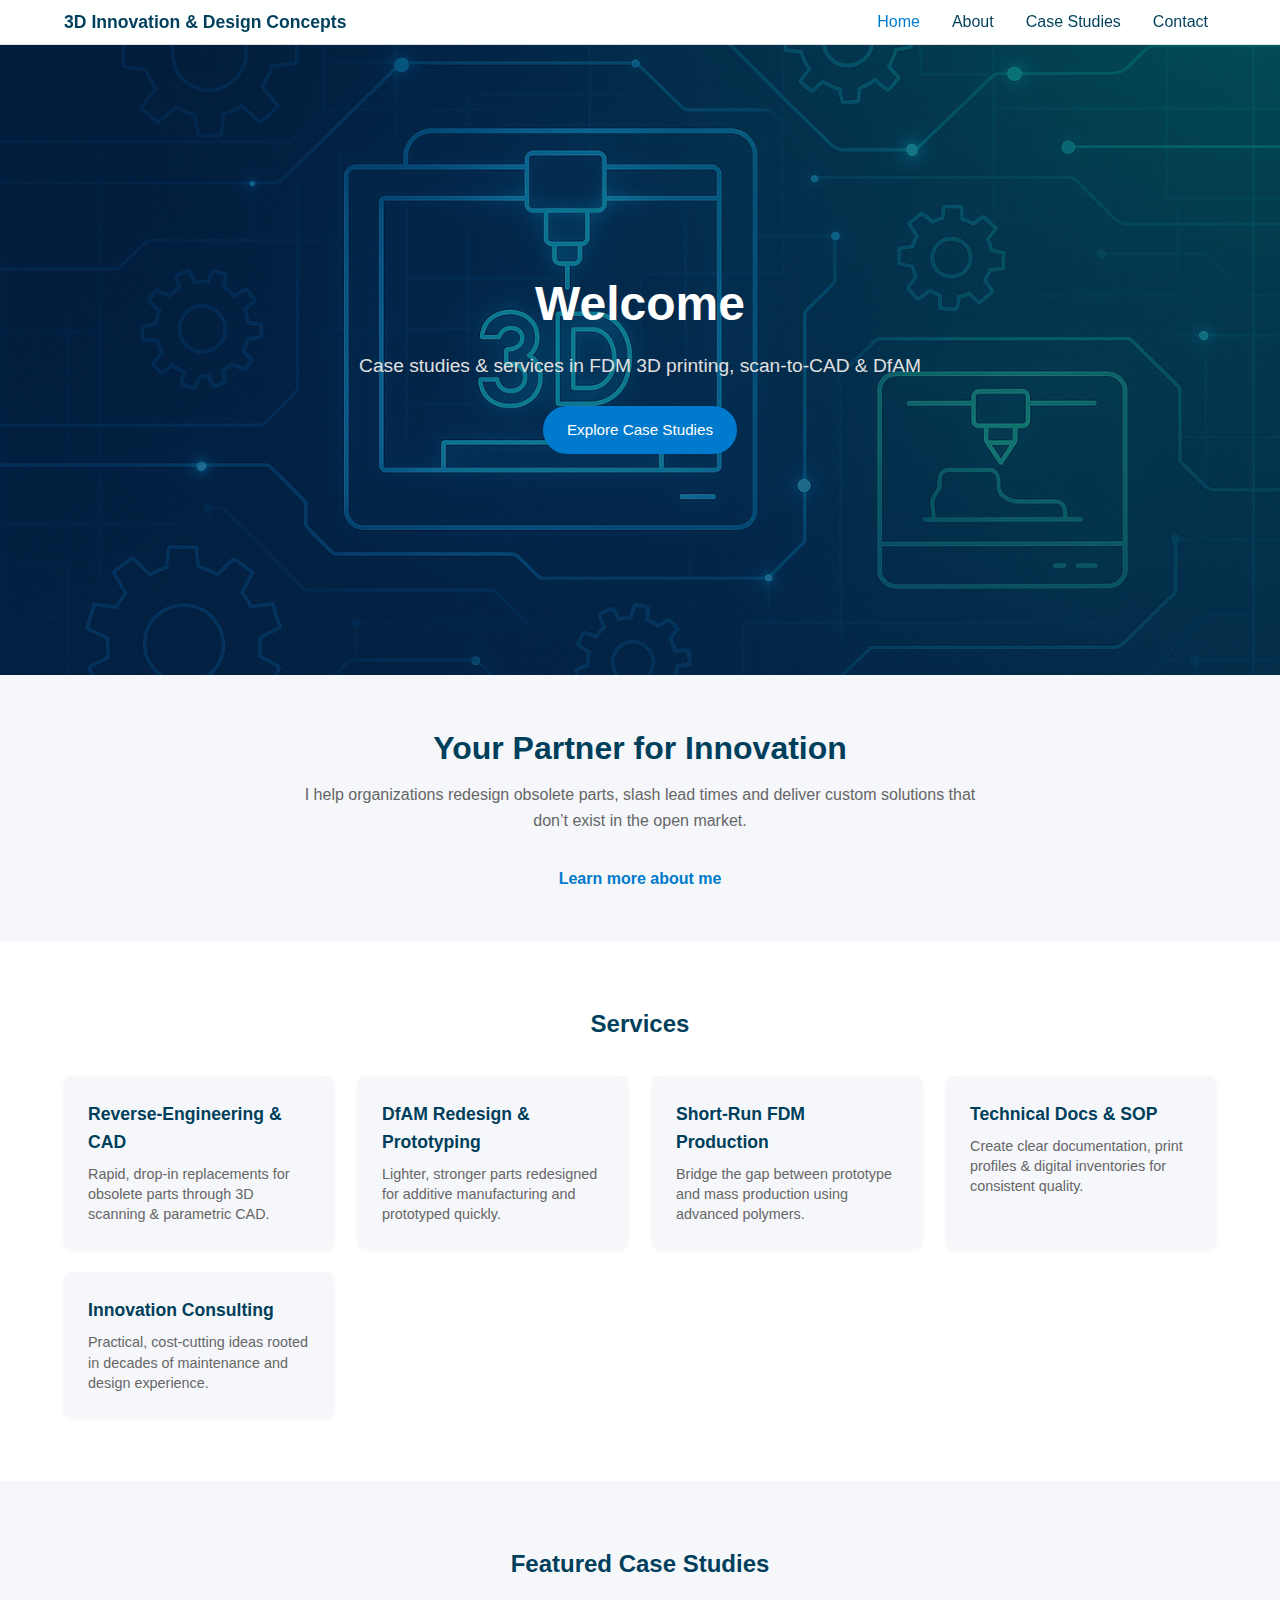
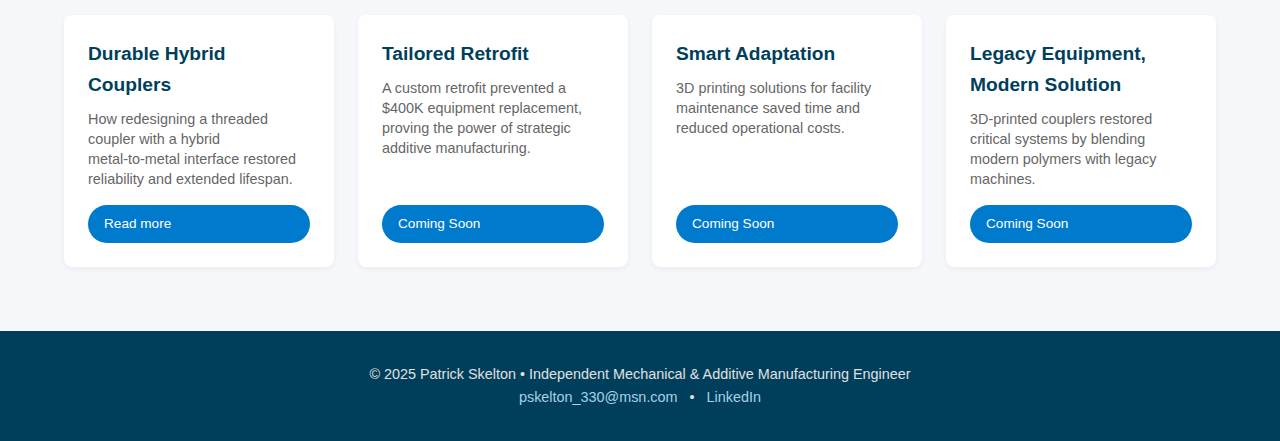
<file: index.html>
<!DOCTYPE html>
<html lang="en">
<head>
    <meta charset="UTF-8">
    <meta name="viewport" content="width=device-width, initial-scale=1.0">
    <title>3D Innovation &amp; Design Concepts</title>
    <link rel="stylesheet" href="style.css">
</head>
<body>
    <!-- Sticky site navigation -->
    <header class="navbar">
        <div class="container">
            <div class="brand">3D Innovation &amp; Design Concepts</div>
            <nav>
                <ul>
                    <li><a href="index.html" class="active">Home</a></li>
                    <li><a href="about.html">About</a></li>
                    <li><a href="#cases">Case Studies</a></li>
                    <li><a href="mailto:pskelton0330@gmail.com">Contact</a></li>
                </ul>
            </nav>
        </div>
    </header>

    <!-- Hero section with background illustration -->
    <section class="hero">
        <div class="overlay"></div>
        <div class="hero-content">
            <h1>Welcome</h1>
            <p>Case studies &amp; services in FDM 3D printing, scan‑to‑CAD &amp; DfAM</p>
            <a href="#cases" class="btn">Explore Case Studies</a>
        </div>
    </section>

    <!-- Brief overview of services and value proposition -->
    <section class="about-overview">
        <div class="container">
            <h2>Your Partner for Innovation</h2>
            <p>I help organizations redesign obsolete parts, slash lead times and deliver custom solutions that don’t exist in the open market.</p>
            <a href="about.html" class="link-btn">Learn more about me</a>
        </div>
    </section>

    <!-- Services section showcases key offerings in a responsive grid -->
    <section class="services">
        <div class="container">
            <h2>Services</h2>
            <div class="service-grid">
                <div class="service-item">
                    <h3>Reverse‑Engineering &amp; CAD</h3>
                    <p>Rapid, drop‑in replacements for obsolete parts through 3D scanning &amp; parametric CAD.</p>
                </div>
                <div class="service-item">
                    <h3>DfAM Redesign &amp; Prototyping</h3>
                    <p>Lighter, stronger parts redesigned for additive manufacturing and prototyped quickly.</p>
                </div>
                <div class="service-item">
                    <h3>Short‑Run FDM Production</h3>
                    <p>Bridge the gap between prototype and mass production using advanced polymers.</p>
                </div>
                <div class="service-item">
                    <h3>Technical Docs &amp; SOP</h3>
                    <p>Create clear documentation, print profiles &amp; digital inventories for consistent quality.</p>
                </div>
                <div class="service-item">
                    <h3>Innovation Consulting</h3>
                    <p>Practical, cost‑cutting ideas rooted in decades of maintenance and design experience.</p>
                </div>
            </div>
        </div>
    </section>

    <!-- Featured case study cards with teaser text -->
    <section class="featured-cases" id="cases">
        <div class="container">
            <h2>Featured Case Studies</h2>
            <div class="case-grid">
                <div class="case-card">
                    <h3>Durable Hybrid Couplers</h3>
                    <p>How redesigning a threaded coupler with a hybrid metal‑to‑metal interface restored reliability and extended lifespan.</p>
                    <a href="case1.html" class="btn small">Read more</a>
                </div>
                <div class="case-card">
                    <h3>Tailored Retrofit</h3>
                    <p>A custom retrofit prevented a $400K equipment replacement, proving the power of strategic additive manufacturing.</p>
                    <a href="#" class="btn small">Coming Soon</a>
                </div>
                <div class="case-card">
                    <h3>Smart Adaptation</h3>
                    <p>3D printing solutions for facility maintenance saved time and reduced operational costs.</p>
                    <a href="#" class="btn small">Coming Soon</a>
                </div>
                <div class="case-card">
                    <h3>Legacy Equipment, Modern Solution</h3>
                    <p>3D‑printed couplers restored critical systems by blending modern polymers with legacy machines.</p>
                    <a href="#" class="btn small">Coming Soon</a>
                </div>
            </div>
        </div>
    </section>

    <!-- Footer with contact details and copyright -->
    <footer>
        <div class="container">
            <p>&copy; 2025 Patrick Skelton • Independent Mechanical &amp; Additive Manufacturing Engineer</p>
            <p><a href="mailto:pskelton_330@msn.com">pskelton_330@msn.com</a> • <a href="https://www.linkedin.com/" target="_blank">LinkedIn</a></p>
        </div>
    </footer>
</body>
</html>
</file>
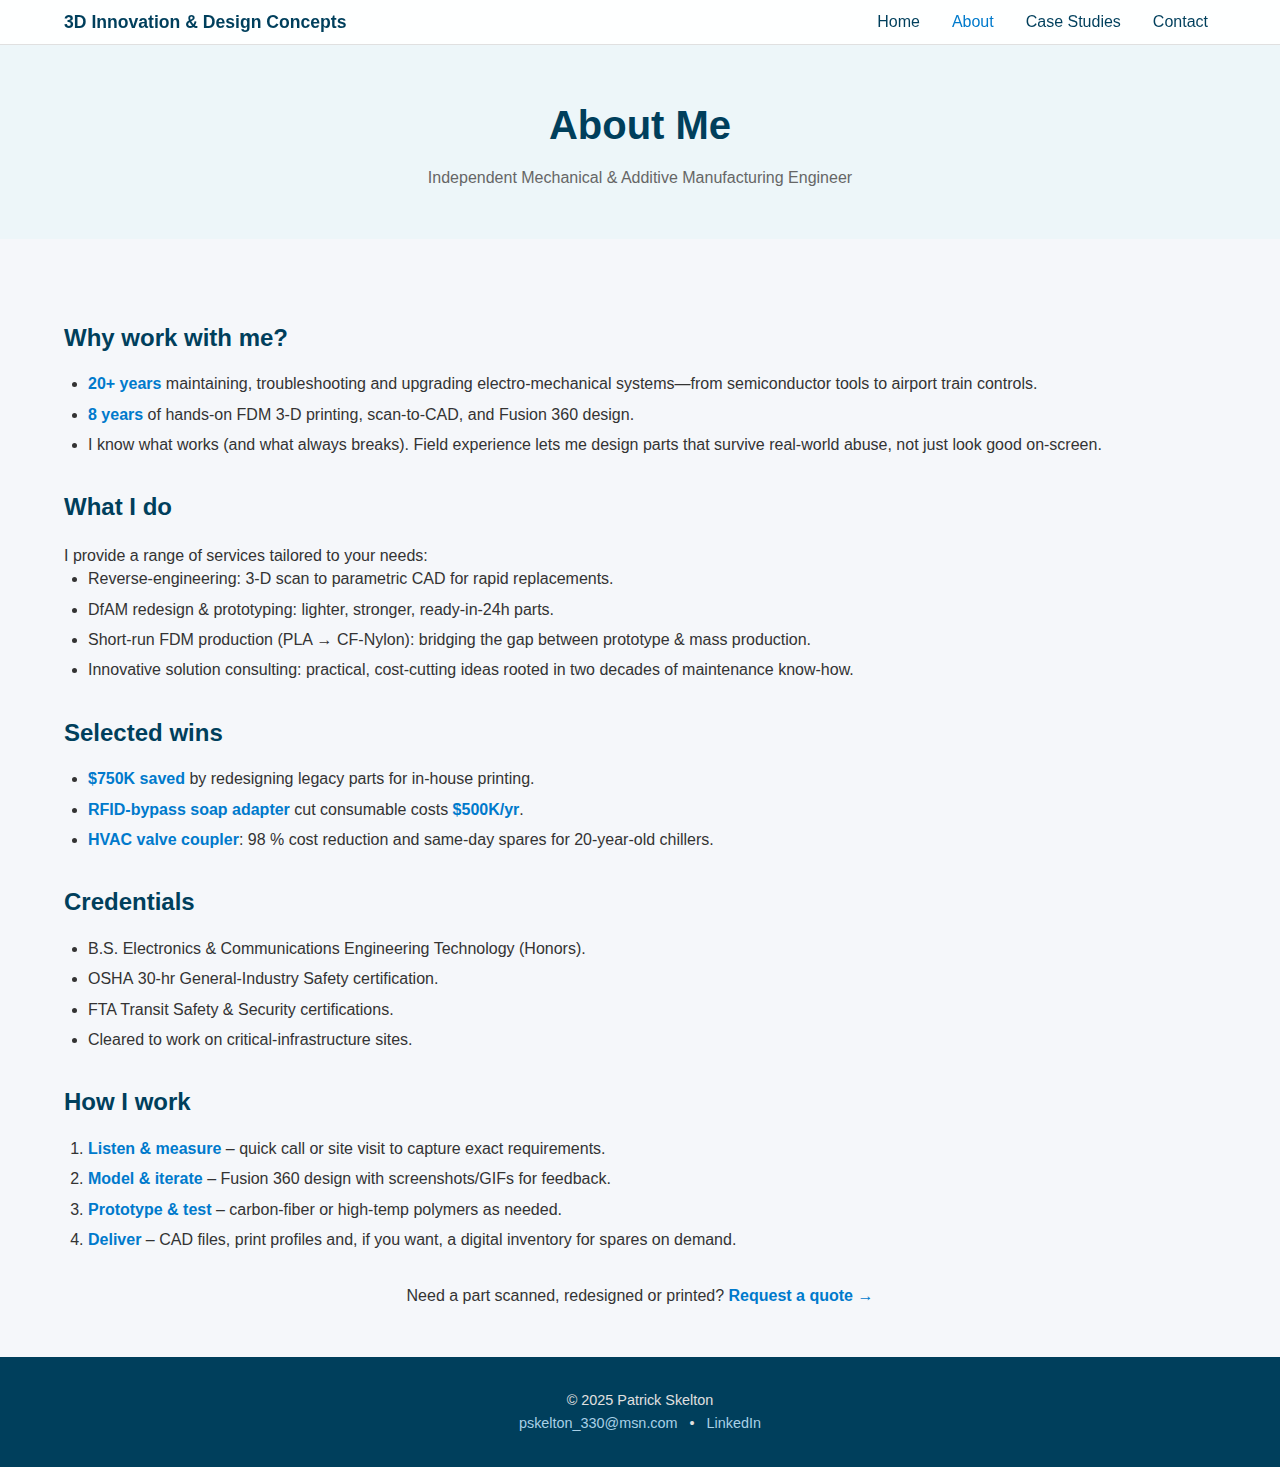
<file: about.html>
<!DOCTYPE html>
<html lang="en">
<head>
    <meta charset="UTF-8">
    <meta name="viewport" content="width=device-width, initial-scale=1.0">
    <title>About Me – 3D Innovation &amp; Design Concepts</title>
    <link rel="stylesheet" href="style.css">
</head>
<body>
    <!-- Navigation bar reused across pages -->
    <header class="navbar">
        <div class="container">
            <div class="brand">3D Innovation &amp; Design Concepts</div>
            <nav>
                <ul>
                    <li><a href="index.html">Home</a></li>
                    <li><a href="about.html" class="active">About</a></li>
                    <li><a href="index.html#cases">Case Studies</a></li>
                    <li><a href="mailto:pskelton_330@msn.com">Contact</a></li>
                </ul>
            </nav>
        </div>
    </header>

    <!-- Page header introducing the about section -->
    <section class="page-header">
        <div class="container">
            <h1>About Me</h1>
            <p>Independent Mechanical &amp; Additive Manufacturing Engineer</p>
        </div>
    </section>

    <!-- Detailed biography and credentials -->
    <section class="about-details">
        <div class="container">
            <h2>Why work with me?</h2>
            <ul>
                <li><strong>20+ years</strong> maintaining, troubleshooting and upgrading electro‑mechanical systems—from semiconductor tools to airport train controls.</li>
                <li><strong>8 years</strong> of hands‑on FDM 3‑D printing, scan‑to‑CAD, and Fusion 360 design.</li>
                <li>I know what works (and what always breaks). Field experience lets me design parts that survive real‑world abuse, not just look good on‑screen.</li>
            </ul>

            <h2>What I do</h2>
            <p>I provide a range of services tailored to your needs:</p>
            <ul>
                <li>Reverse‑engineering: 3‑D scan to parametric CAD for rapid replacements.</li>
                <li>DfAM redesign &amp; prototyping: lighter, stronger, ready‑in‑24h parts.</li>
                <li>Short‑run FDM production (PLA → CF‑Nylon): bridging the gap between prototype &amp; mass production.</li>
                <li>Innovative solution consulting: practical, cost‑cutting ideas rooted in two decades of maintenance know‑how.</li>
            </ul>

            <h2>Selected wins</h2>
            <ul>
                <li><strong>$750K saved</strong> by redesigning legacy parts for in‑house printing.</li>
                <li><strong>RFID‑bypass soap adapter</strong> cut consumable costs <strong>$500K/yr</strong>.</li>
                <li><strong>HVAC valve coupler</strong>: 98 % cost reduction and same‑day spares for 20‑year‑old chillers.</li>
            </ul>

            <h2>Credentials</h2>
            <ul>
                <li>B.S. Electronics &amp; Communications Engineering Technology (Honors).</li>
                <li>OSHA 30‑hr General‑Industry Safety certification.</li>
                <li>FTA Transit Safety &amp; Security certifications.</li>
                <li>Cleared to work on critical‑infrastructure sites.</li>
            </ul>

            <h2>How I work</h2>
            <ol>
                <li><strong>Listen &amp; measure</strong> – quick call or site visit to capture exact requirements.</li>
                <li><strong>Model &amp; iterate</strong> – Fusion 360 design with screenshots/GIFs for feedback.</li>
                <li><strong>Prototype &amp; test</strong> – carbon‑fiber or high‑temp polymers as needed.</li>
                <li><strong>Deliver</strong> – CAD files, print profiles and, if you want, a digital inventory for spares on demand.</li>
            </ol>

            <p class="cta">Need a part scanned, redesigned or printed? <a href="mailto:pskelton0330@gmail.com">Request a quote →</a></p>
        </div>
    </section>

    <!-- Site footer with contact links -->
    <footer>
        <div class="container">
            <p>&copy; 2025 Patrick Skelton</p>
            <p><a href="mailto:pskelton_330@msn.com">pskelton_330@msn.com</a> • <a href="https://www.linkedin.com/" target="_blank">LinkedIn</a></p>
        </div>
    </footer>
</body>
</html>
</file>
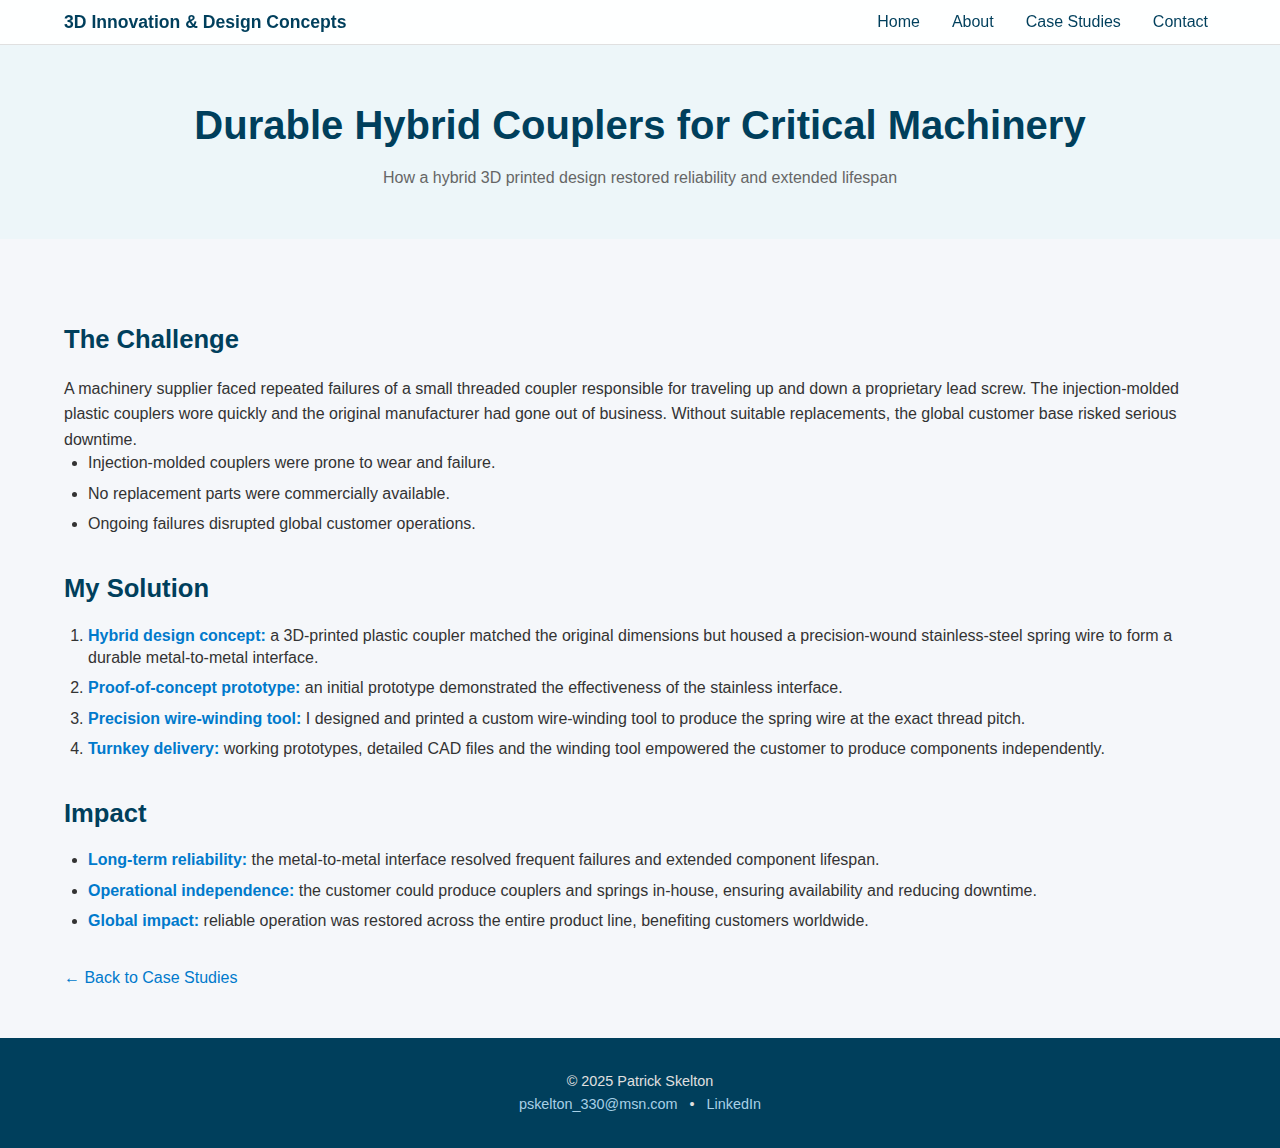
<file: case1.html>
<!DOCTYPE html>
<html lang="en">
<head>
    <meta charset="UTF-8">
    <meta name="viewport" content="width=device-width, initial-scale=1.0">
    <title>Durable Hybrid Couplers – 3D Innovation &amp; Design Concepts</title>
    <link rel="stylesheet" href="style.css">
</head>
<body>
    <!-- Shared navigation -->
    <header class="navbar">
        <div class="container">
            <div class="brand">3D Innovation &amp; Design Concepts</div>
            <nav>
                <ul>
                    <li><a href="index.html">Home</a></li>
                    <li><a href="about.html">About</a></li>
                    <li><a href="index.html#cases">Case Studies</a></li>
                    <li><a href="mailto:pskelton_330@msn.com">Contact</a></li>
                </ul>
            </nav>
        </div>
    </header>

    <!-- Header section for the case study -->
    <section class="page-header">
        <div class="container">
            <h1>Durable Hybrid Couplers for Critical Machinery</h1>
            <p>How a hybrid 3D printed design restored reliability and extended lifespan</p>
        </div>
    </section>

    <!-- Main case content -->
    <section class="case-content">
        <div class="container">
            <h2>The Challenge</h2>
            <p>A machinery supplier faced repeated failures of a small threaded coupler responsible for traveling up and down a proprietary lead screw. The injection‑molded plastic couplers wore quickly and the original manufacturer had gone out of business. Without suitable replacements, the global customer base risked serious downtime.</p>
            <ul>
                <li>Injection‑molded couplers were prone to wear and failure.</li>
                <li>No replacement parts were commercially available.</li>
                <li>Ongoing failures disrupted global customer operations.</li>
            </ul>

            <h2>My Solution</h2>
            <ol>
                <li><strong>Hybrid design concept:</strong> a 3D‑printed plastic coupler matched the original dimensions but housed a precision‑wound stainless‑steel spring wire to form a durable metal‑to‑metal interface.</li>
                <li><strong>Proof‑of‑concept prototype:</strong> an initial prototype demonstrated the effectiveness of the stainless interface.</li>
                <li><strong>Precision wire‑winding tool:</strong> I designed and printed a custom wire‑winding tool to produce the spring wire at the exact thread pitch.</li>
                <li><strong>Turnkey delivery:</strong> working prototypes, detailed CAD files and the winding tool empowered the customer to produce components independently.</li>
            </ol>

            <h2>Impact</h2>
            <ul>
                <li><strong>Long‑term reliability:</strong> the metal‑to‑metal interface resolved frequent failures and extended component lifespan.</li>
                <li><strong>Operational independence:</strong> the customer could produce couplers and springs in‑house, ensuring availability and reducing downtime.</li>
                <li><strong>Global impact:</strong> reliable operation was restored across the entire product line, benefiting customers worldwide.</li>
            </ul>

            <p class="back-link"><a href="index.html#cases">← Back to Case Studies</a></p>
        </div>
    </section>

    <!-- Footer reused across pages -->
    <footer>
        <div class="container">
            <p>&copy; 2025 Patrick Skelton</p>
            <p><a href="mailto:pskelton_330@msn.com">pskelton_330@msn.com</a> • <a href="https://www.linkedin.com/" target="_blank">LinkedIn</a></p>
        </div>
    </footer>
</body>
</html>
</file>
<file: style.css>
/*
 * Modern theme for 3D Innovation & Design Concepts
 *
 * This stylesheet defines a fresh, accessible colour palette and
 * responsive layout for the redesigned portfolio site. It focuses
 * on generous white space, subtle shadows and well‑organized
 * typography to improve readability and hierarchy. Navigation and
 * call‑to‑action buttons use vibrant accent colours to help
 * visitors quickly find what they need.
 */

/* Colour variables provide easy customisation and ensure
   consistent hues throughout the site. */
:root {
    --primary: #007ACC;      /* bright blue for buttons and links */
    --secondary: #00A896;    /* teal accent used on hover */
    --background: #f5f7fa;   /* light background for content sections */
    --text: #333333;         /* dark grey for body copy */
    --heading: #003f5c;      /* deep blue for headings and footer */
    --light-text: #666666;   /* medium grey for secondary text */
}

/* Reset some default styles and apply box sizing globally. */
* {
    box-sizing: border-box;
    margin: 0;
    padding: 0;
}

body {
    font-family: 'Segoe UI', Tahoma, Verdana, sans-serif;
    line-height: 1.6;
    color: var(--text);
    background-color: var(--background);
}

/* Utility container to centre content and limit width. */
.container {
    width: 90%;
    max-width: 1200px;
    margin: 0 auto;
}

/* Sticky navigation bar with a translucent backdrop. */
.navbar {
    background-color: rgba(255, 255, 255, 0.9);
    backdrop-filter: blur(8px);
    position: sticky;
    top: 0;
    z-index: 100;
    border-bottom: 1px solid #e0e0e0;
}

.navbar .container {
    display: flex;
    justify-content: space-between;
    align-items: center;
    padding: 0.5rem 0;
}

.navbar .brand {
    font-weight: 700;
    color: var(--heading);
    font-size: 1.1rem;
}

.navbar ul {
    list-style: none;
    display: flex;
    gap: 1rem;
}

.navbar a {
    color: var(--heading);
    text-decoration: none;
    padding: 0.5rem;
    transition: color 0.2s ease;
}

.navbar a:hover,
.navbar a.active {
    color: var(--primary);
}

/* Hero section with a background image and gradient overlay. */
/* Hero with a custom illustration stored in the same folder. */
.hero {
    position: relative;
    height: 70vh;
    background-image: url('hero.png');
    background-size: cover;
    background-position: center;
    display: flex;
    align-items: center;
    justify-content: center;
    text-align: center;
    color: #ffffff;
}

.hero .overlay {
    position: absolute;
    top: 0;
    left: 0;
    width: 100%;
    height: 100%;
    background: rgba(0, 20, 40, 0.5);
    z-index: 1;
}

.hero-content {
    position: relative;
    z-index: 2;
    max-width: 600px;
    padding: 0 1rem;
}

.hero-content h1 {
    font-size: 3rem;
    margin-bottom: 0.5rem;
    color: #ffffff;
}

.hero-content p {
    font-size: 1.2rem;
    margin-bottom: 1.5rem;
    color: #e0e0e0;
}

/* Buttons */
.btn {
    display: inline-block;
    padding: 0.75rem 1.5rem;
    background-color: var(--primary);
    color: #ffffff;
    border-radius: 30px;
    text-decoration: none;
    transition: background-color 0.3s ease, transform 0.2s ease;
    font-size: 0.95rem;
}

.btn:hover {
    background-color: var(--secondary);
    transform: translateY(-2px);
}

.btn.small {
    padding: 0.5rem 1rem;
    font-size: 0.85rem;
    border-radius: 20px;
}

/* Underlined text link used for secondary calls to action */
.link-btn {
    display: inline-block;
    margin-top: 0.5rem;
    color: var(--primary);
    text-decoration: none;
    font-weight: 600;
    position: relative;
}

.link-btn::after {
    content: '';
    display: block;
    width: 0;
    height: 2px;
    background: var(--primary);
    transition: width 0.3s;
}

.link-btn:hover::after {
    width: 100%;
}

/* Overview section introducing the business */
.about-overview {
    padding: 3rem 0;
    text-align: center;
}

.about-overview h2 {
    color: var(--heading);
    margin-bottom: 0.5rem;
    font-size: 2rem;
}

.about-overview p {
    color: var(--light-text);
    max-width: 700px;
    margin: 0.5rem auto 1.5rem auto;
}

/* Services grid styling */
.services {
    background: #ffffff;
    padding: 4rem 0;
}

.services h2 {
    text-align: center;
    margin-bottom: 2rem;
    color: var(--heading);
}

.service-grid {
    display: grid;
    gap: 1.5rem;
    grid-template-columns: repeat(auto-fit, minmax(220px, 1fr));
}

.service-item {
    background: var(--background);
    padding: 1.5rem;
    border-radius: 8px;
    box-shadow: 0 2px 5px rgba(0, 0, 0, 0.05);
    transition: transform 0.2s ease, box-shadow 0.2s ease;
}

.service-item:hover {
    transform: translateY(-3px);
    box-shadow: 0 4px 12px rgba(0, 0, 0, 0.1);
}

.service-item h3 {
    margin-bottom: 0.5rem;
    color: var(--heading);
    font-size: 1.1rem;
}

.service-item p {
    color: var(--light-text);
    font-size: 0.9rem;
    line-height: 1.4;
}

/* Featured case study cards */
.featured-cases {
    background: var(--background);
    padding: 4rem 0;
}

.featured-cases h2 {
    text-align: center;
    margin-bottom: 2rem;
    color: var(--heading);
}

.case-grid {
    display: grid;
    gap: 1.5rem;
    grid-template-columns: repeat(auto-fit, minmax(250px, 1fr));
}

.case-card {
    background: #ffffff;
    border-radius: 8px;
    padding: 1.5rem;
    box-shadow: 0 2px 5px rgba(0, 0, 0, 0.05);
    display: flex;
    flex-direction: column;
    justify-content: space-between;
}

.case-card h3 {
    margin-bottom: 0.5rem;
    color: var(--heading);
    font-size: 1.2rem;
}

.case-card p {
    color: var(--light-text);
    flex-grow: 1;
    margin-bottom: 1rem;
    font-size: 0.9rem;
    line-height: 1.4;
}

/* Footer with dark background */
footer {
    background-color: var(--heading);
    color: #e0e0e0;
    padding: 2rem 0;
    text-align: center;
    font-size: 0.9rem;
}

footer a {
    color: #a8d0e6;
    text-decoration: none;
    margin: 0 0.5rem;
}

footer a:hover {
    color: #ffffff;
}

/* Page header for secondary pages (About, Case studies). */
.page-header {
    background-color: #edf6f9;
    padding: 3rem 0;
    text-align: center;
}

.page-header h1 {
    color: var(--heading);
    margin-bottom: 0.5rem;
    font-size: 2.5rem;
}

.page-header p {
    color: var(--light-text);
    font-size: 1rem;
}

/* About page details */
.about-details {
    padding: 3rem 0;
}

.about-details h2 {
    color: var(--heading);
    margin-top: 2rem;
    margin-bottom: 1rem;
    font-size: 1.5rem;
}

.about-details ul,
.about-details ol {
    margin-left: 1.5rem;
    margin-bottom: 1rem;
}

.about-details li {
    margin-bottom: 0.5rem;
    color: var(--text);
    line-height: 1.4;
}

.about-details li strong {
    color: var(--primary);
}

.about-details p.cta {
    margin-top: 2rem;
    text-align: center;
}

.about-details .cta a {
    color: var(--primary);
    text-decoration: none;
    font-weight: 600;
}

.about-details .cta a:hover {
    text-decoration: underline;
}

/* Case study content */
.case-content {
    padding: 3rem 0;
}

.case-content h2 {
    color: var(--heading);
    margin-top: 2rem;
    margin-bottom: 1rem;
    font-size: 1.6rem;
}

.case-content ul,
.case-content ol {
    margin-left: 1.5rem;
    margin-bottom: 1rem;
}

.case-content li {
    margin-bottom: 0.5rem;
    color: var(--text);
    line-height: 1.4;
}

.case-content li strong {
    color: var(--primary);
}

.case-content .back-link {
    margin-top: 2rem;
}

.case-content .back-link a {
    color: var(--primary);
    text-decoration: none;
}

.case-content .back-link a:hover {
    text-decoration: underline;
}

/* Responsive typography adjustments */
@media (max-width: 600px) {
    .hero-content h1 {
        font-size: 2.2rem;
    }
    .navbar .brand {
        font-size: 0.9rem;
    }
    .page-header h1 {
        font-size: 2rem;
    }
}
</file>
